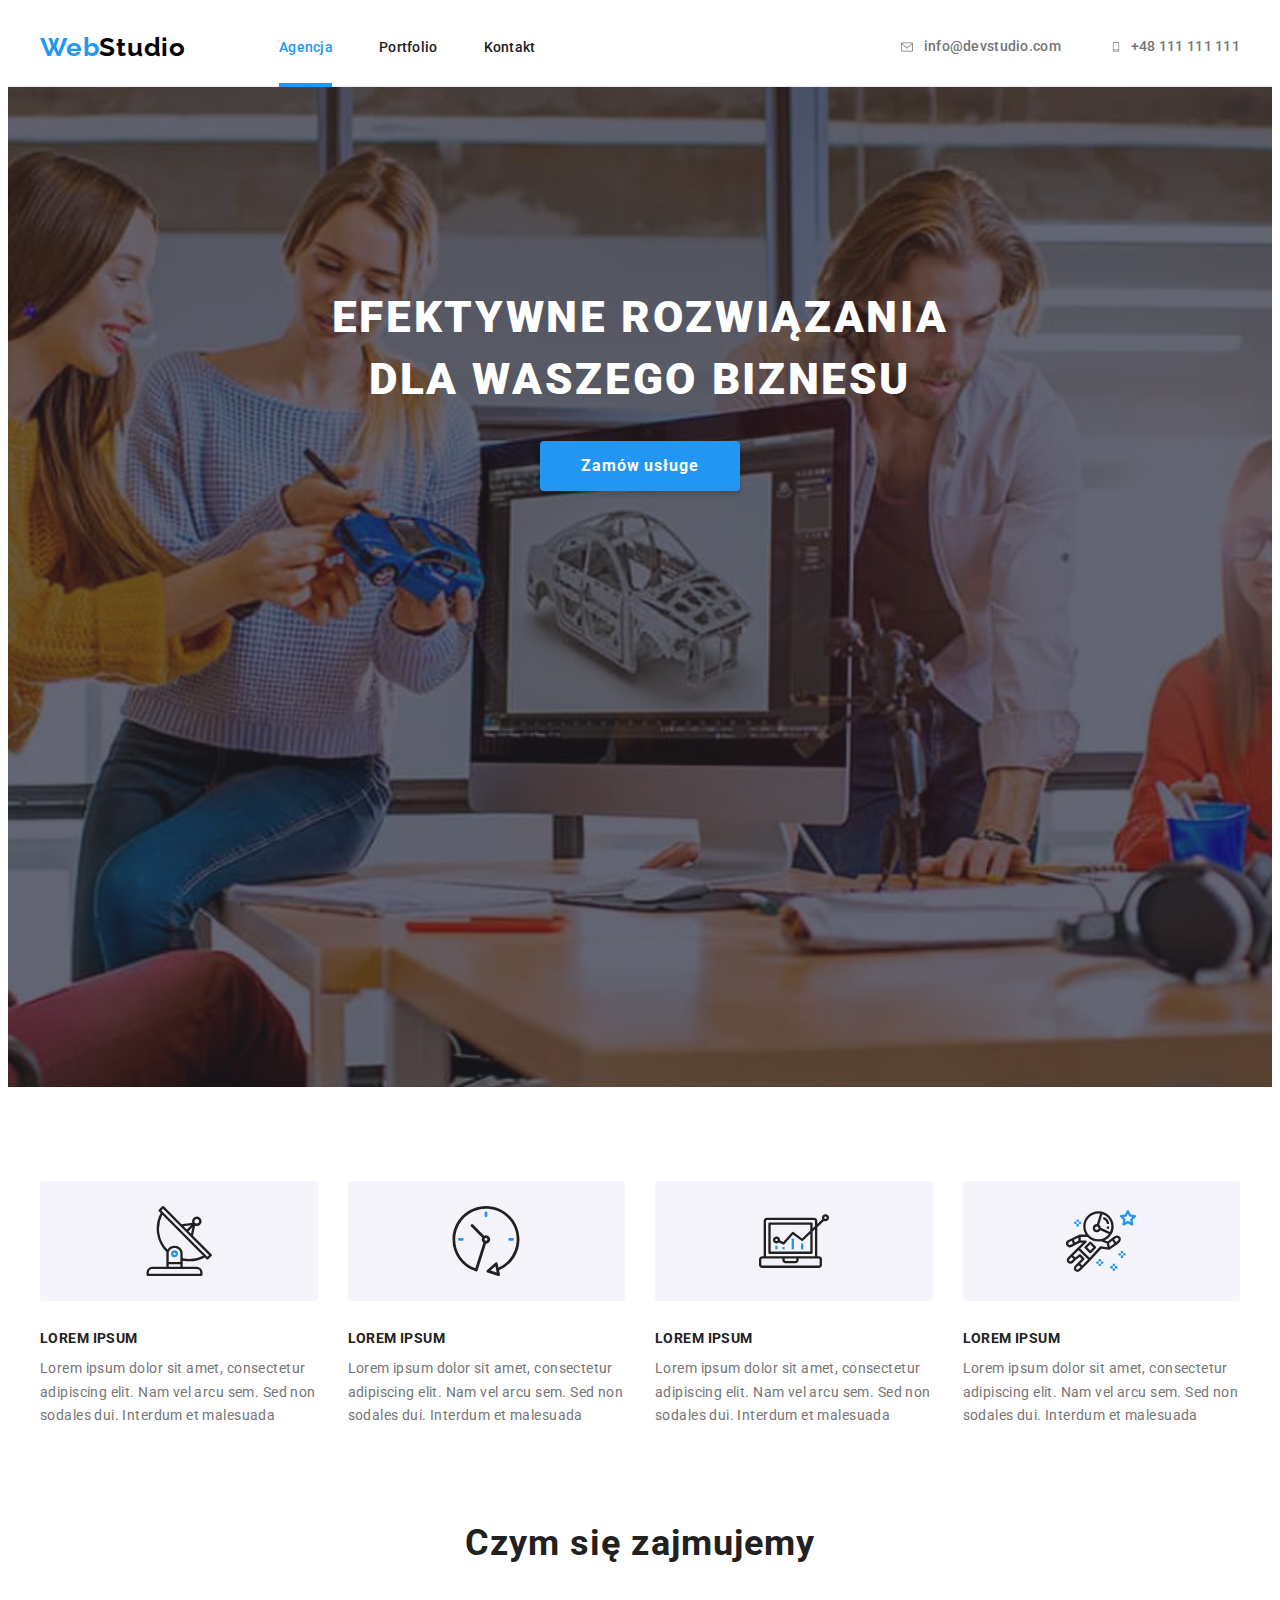
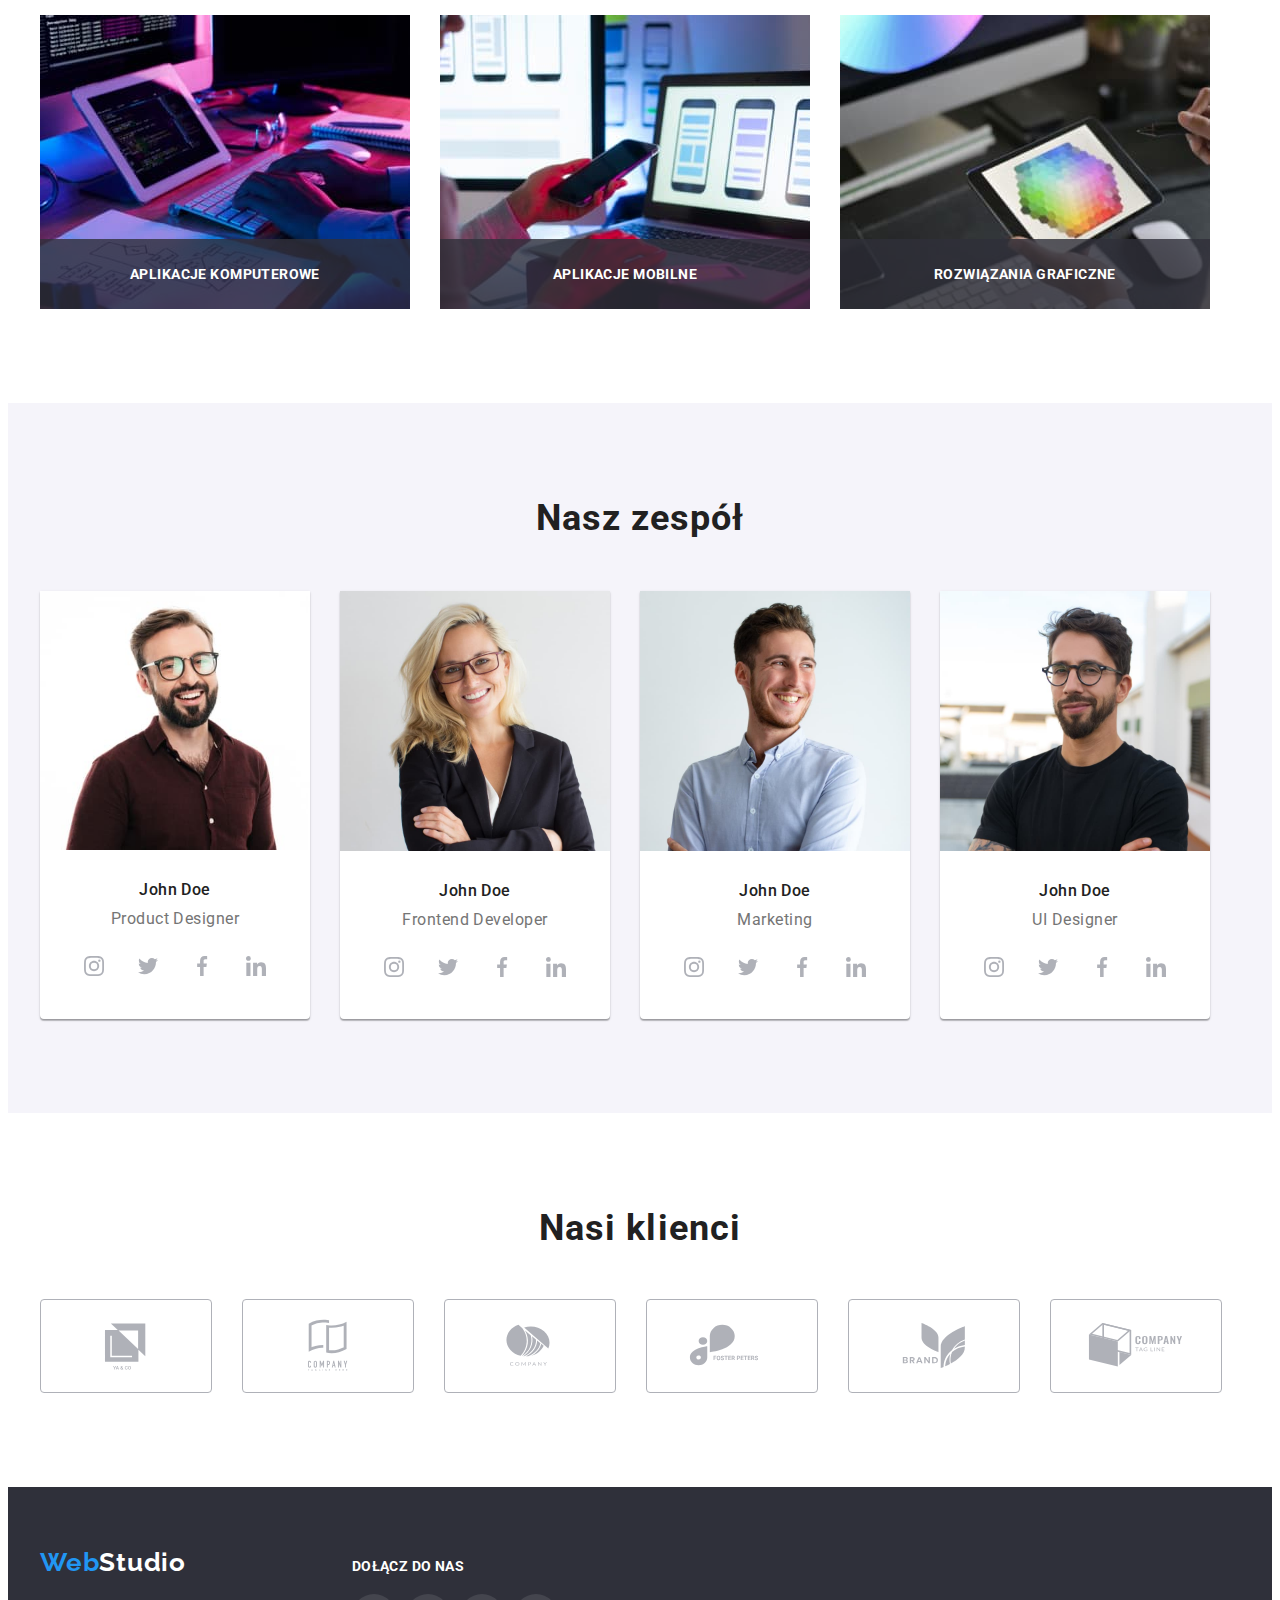
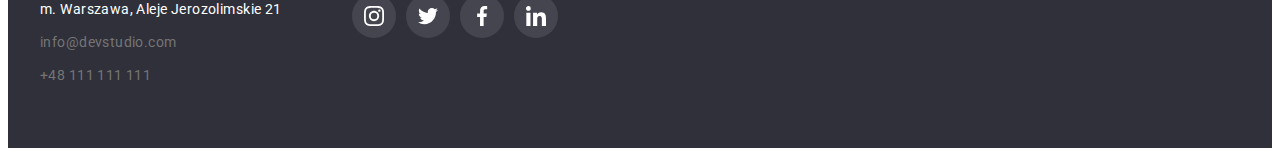
<file: index.html>
<!DOCTYPE html>
<html lang="pl">
  <head>
    <meta charset="UTF-8" />
    <meta http-equiv="X-UA-Compatible" content="IE=edge" />
    <meta name="viewport" content="width=device-width, initial-scale=1.0" />
    <title>WebStudio</title>

    <link rel="preconnect" href="https://fonts.googleapis.com" />
    <link rel="preconnect" href="https://fonts.gstatic.com" crossorigin />
    <link
      href="https://fonts.googleapis.com/css2?family=Raleway:wght@700&family=Roboto:wght@400;500;700;900&display=swap"
      rel="stylesheet"
    />
    <link
      rel="stylesheet"
      href="https://cdnjs.cloudflare.com/ajax/libs/modern-normalize/2.0.0/modern-normalize.min.css"
      integrity="sha512-4xo8blKMVCiXpTaLzQSLSw3KFOVPWhm/TRtuPVc4WG6kUgjH6J03IBuG7JZPkcWMxJ5huwaBpOpnwYElP/m6wg=="
      crossorigin="anonymous"
      referrerpolicy="no-referrer"
    />
    <link rel="stylesheet" href="./css/styles.css" />
  </head>

  <body>
    <header class="border">
      <div class="header container">
        <a href="./index.html" class="logo-web"
          >Web<span class="logo-studio">Studio</span></a
        >
        <nav>
          <ul class="header-nav">
            <li>
              <a class="header-link current" href="./index.html">Agencja</a>
              <div class="underscore-index"></div>
            </li>
            <li>
              <a class="header-link" href="./portfolio.html">Portfolio</a>
            </li>
            <li>
              <a class="header-link" href="./index.html">Kontakt</a>
            </li>
          </ul>
        </nav>
        <ul class="header-mail-tel">
          <li class="header-mail-box">
            <a class="header-contact" href="mailto:info@devstudio.com">
              <svg
              class="header-icon" 
              width="16px"
              height="12px">
                <use href="./images/icons.svg#icon-envelope-1"></use>
              </svg>info@devstudio.com</a>
          </li>
          <li class="header-tel-box">
            <a class="header-contact" href="tel:+48111111111">
              <svg
              class="header-icon"
              width="10px"
              height="16px">
                <use href="./images/icons.svg#icon-smartphone"></use>
              </svg>+48 111 111 111</a>
             
          </li>
        </ul>
      </div>
    </header>

    <main>
      <section class="webstudio-section">
        <div class="container">
          <h1 class="webstudio-h1">
            EFEKTYWNE ROZWIĄZANIA DLA WASZEGO BIZNESU
          </h1>
          <button data-modal-open class="button-webstudio" type="button">Zamów usługe</button>
          <div class="backdrop is-hidden" data-modal>
            <div class="modal">
              <button class="close" data-modal-close>
                <svg width="11" height="11">
                 <use href="./images/close-icon.svg#icon-Vector"></use>
                </svg>
              </button>
            </div>
          </div>
        </div>
      </section>
      <section class="section">
        <div class="container">
          <ul class="lorem-section">
            <li>
            <div class="lorem-block">
              <svg 
              class="lorem-icon"
              width="70px"
              height="70px">
                <use href="./images/icons.svg#icon-aerial"></use>
              </svg>
               </div>
              <h2 class="lorem-h2">LOREM IPSUM</h2>
              <p class="paragraph-lorem">
                Lorem ipsum dolor sit amet, consectetur adipiscing elit. Nam vel
                arcu sem. Sed non sodales dui. Interdum et malesuada
              </p>
            </li>

            <li>
              <div class="lorem-block">
                <svg
              class="lorem-icon"
               width="70px"
              height="70px">
                <use href="./images/icons.svg#icon-clock-1"></use>
              </svg>
              </div>
              <h2 class="lorem-h2">LOREM IPSUM</h2>
              <p class="paragraph-lorem">
                Lorem ipsum dolor sit amet, consectetur adipiscing elit. Nam vel
                arcu sem. Sed non sodales dui. Interdum et malesuada
              </p>
            </li>

            <li>
                <div class="lorem-block">
                  <svg
              class="lorem-icon"
               width="70px"
              height="70px">
                <use href="./images/icons.svg#icon-diagram-1"></use>
              </svg>
               </div>
              <h2 class="lorem-h2">LOREM IPSUM</h2>
              <p class="paragraph-lorem">
                Lorem ipsum dolor sit amet, consectetur adipiscing elit. Nam vel
                arcu sem. Sed non sodales dui. Interdum et malesuada
              </p>
            </li>

            <li>
              <div class="lorem-block">
                <svg
              class="lorem-icon"
              width="70px"
              height="70px">
                <use href="./images/icons.svg#icon-astronaut-1"></use>
            </svg>
            </div>
              <h2 class="lorem-h2">LOREM IPSUM</h2>
              <p class="paragraph-lorem">
                Lorem ipsum dolor sit amet, consectetur adipiscing elit. Nam vel
                arcu sem. Sed non sodales dui. Interdum et malesuada
              </p>
            </li>

          </ul>
        </div>
      </section>
      <section class="section work">
        <div class="container">
          <h2 class="our-job-h2">Czym się zajmujemy</h2>
          <ul class="our-job-block">
            <li class="img-label">
              <img
                src="./images/img.jpg"
                alt="typing on keyboard"
                width="370"
                height="294"
              />
                <p class="label">Aplikacje komputerowe</p>
            </li>
            <li class="img-label">
              <img
                src="./images/box2.jpg"
                alt="phone holding"
                width="370"
                height="294"
              />
                <p class="label">Aplikacje mobilne</p>
            </li>
            <li class="img-label">
              <img
                src="./images/box3.jpg"
                alt="tablet holding"
                width="370"
                height="294"
              />
                <p class="label">Rozwiązania graficzne</p>
            </li>
          </ul>
        </div>
      </section>
      <section class="our-team section">
        <div class="container">
          <h2 class="our-team-h2">Nasz zespół</h2>

          <ul class="our-team-block">
            <li class="our-team-frame">
              <img
                src="./images/img(1).jpg"
                alt="smiling man"
                width="270"
                height="260"
              />
              <div class="under-photo">
                <h3 class="photo-name">John Doe</h3>
                <p class="work-position">Product Designer</p>
               <ul class="social-media">
                <li>
                    <a href="#" class="social-media-icons">
                      <svg
                        class="media-icons"
                        width="20px"
                        height="20px"
                      >
                        <use
                          href="./images/icons.svg#icon-instagram-2"
                        ></use>
                      </svg>
                    </a>
                </li>

                <li>
                    <a href="#" class="social-media-icons">
                      <svg
                        class="media-icons"
                        width="20px"
                        height="20px"
                      >
                        <use
                          href="./images/icons.svg#icon-twitter-1"
                        ></use>
                      </svg>
                    </a>
                </li>
                <li>
                    <a href="#" class="social-media-icons">
                      <svg
                        class="media-icons"
                        width="20px"
                        height="20px"
                      >
                        <use
                          href="./images/icons.svg#icon-facebook-1"
                        ></use>
                      </svg>
                    </a>
                </li>
                <li>
                    <a href="#" class="social-media-icons">
                      <svg
                        class="media-icons"
                        width="20px"
                        height="20px"
                      >
                        <use
                          href="./images/icons.svg#icon-linkedin-1"
                        ></use>
                      </svg>
                    </a>
                </li>
                </ul>
                 </div>
                </li>

            <li class="our-team-frame">
              <img
                src="./images/img(2).jpg"
                alt="blond woman smiling"
                width="270"
                height="260"
              />
              <div class="under-photo">
                <h3 class="photo-name">John Doe</h3>
                <p class="work-position">Frontend Developer</p>
                <ul class="social-media">
                <li>
                    <a href="#" class="social-media-icons">
                      <svg
                        class="media-icons"
                        width="20px"
                        height="20px"
                      >
                        <use
                          href="./images/icons.svg#icon-instagram-2"
                        ></use>
                      </svg>
                    </a>
                </li>
                <li>
                    <a href="#" class="social-media-icons">
                      <svg
                        class="media-icons"
                        width="20px"
                        height="20px"
                      >
                        <use
                          href="./images/icons.svg#icon-twitter-1"
                        ></use>
                      </svg>
                    </a>
                </li>
                <li>
                    <a href="#" class="social-media-icons">
                      <svg
                        class="media-icons"
                        width="20px"
                        height="20px"
                      >
                        <use
                          href="./images/icons.svg#icon-facebook-1"
                        ></use>
                      </svg>
                    </a>
                </li>
                <li>
                    <a href="#" class="social-media-icons">
                      <svg
                        class="media-icons"
                        width="20px"
                        height="20px"
                      >
                        <use
                          href="./images/icons.svg#icon-linkedin-1"
                        ></use>
                      </svg>
                    </a>
                </li>
           </ul>
             </div>
          </li>

            <li class="our-team-frame">
              <img
                src="./images/img(3).jpg"
                alt="smiling man"
                width="270"
                height="260"
              />
              <div class="under-photo">
                <h3 class="photo-name">John Doe</h3>
                <p class="work-position">Marketing</p>
             
               <ul class="social-media">
                <li>
                    <a href="#" class="social-media-icons">
                      <svg
                        class="media-icons"
                        width="20px"
                        height="20px"
                      >
                        <use
                          href="./images/icons.svg#icon-instagram-2"
                        ></use>
                      </svg>
                    </a>
                </li>
                <li>
                    <a href="#" class="social-media-icons">
                      <svg
                        class="media-icons"
                        width="20px"
                        height="20px"
                      >
                        <use
                          href="./images/icons.svg#icon-twitter-1"
                        ></use>
                      </svg>
                    </a>
                </li>
                <li>
                    <a href="#" class="social-media-icons">
                      <svg
                        class="media-icons"
                        width="20px"
                        height="20px"
                      >
                        <use
                          href="./images/icons.svg#icon-facebook-1"
                        ></use>
                      </svg>
                    </a>
                </li>
                <li>
                    <a href="#" class="social-media-icons">
                      <svg
                        class="media-icons"
                        width="20px"
                        height="20px"
                      >
                        <use
                          href="./images/icons.svg#icon-linkedin-1"
                        ></use>
                      </svg>
                    </a>
                     </li>
                </ul>
                </div>
                </li>

            <li class="our-team-frame">
              <img
                src="./images/img(4).jpg"
                alt="man with glasses"
                width="270"
                height="260"
              />
              <div class="under-photo">
                <h3 class="photo-name">John Doe</h3>
                <p class="work-position">UI Designer</p>
             
               <ul class="social-media">
                <li>
                    <a href="#" class="social-media-icons">
                      <svg
                        class="media-icons"
                        width="20px"
                        height="20px"
                      >
                        <use
                          href="./images/icons.svg#icon-instagram-2"
                        ></use>
                      </svg>
                    </a>
                </li>
                <li>
                    <a href="#" class="social-media-icons">
                      <svg
                        class="media-icons"
                        width="20px"
                        height="20px"
                      >
                        <use
                          href="./images/icons.svg#icon-twitter-1"
                        ></use>
                      </svg>
                    </a>
                </li>
                <li>
                    <a href="#" class="social-media-icons">
                      <svg
                        class="media-icons"
                        width="20px"
                        height="20px"
                      >
                        <use
                          href="./images/icons.svg#icon-facebook-1"
                        ></use>
                      </svg>
                    </a>
                </li>
                <li>
                    <a href="#" class="social-media-icons">
                      <svg
                        class="media-icons"
                        width="20px"
                        height="20px"
                      >
                        <use
                          href="./images/icons.svg#icon-linkedin-1"
                        ></use>
                      </svg>
                  </a>
                </div>
                </li>
              </ul>
              </div>
      </section>

       <section class="clients-section">
        <div class="container">
          <h2 class="our-clients-h2">Nasi klienci</h2>
          <ul class="client-icon-block">
            <li>
              <a href="#" class="client-icon-div">
                  <svg
                    class="client-icon"
                    width="106px"
                    height="60px"
                  >
                    <use href="./images/icons.svg#icon-Logo-0"></use>
                  </svg>
                  </a>
            </li>
            <li>
              <a href="#" class="client-icon-div">
                  <svg
                   class="client-icon"
                    width="106px"
                    height="60px"
                  >
                    <use href="./images/icons.svg#icon-Logo-1"></use>
            </svg>
            </a>
            </li>
            <li>
              <a href="#" class="client-icon-div">
                  <svg
                    class="client-icon"
                    width="106px"
                    height="60px"
                  >
                    <use href="./images/icons.svg#icon-Logo-2"></use>
            </svg>
            </a>
            </li>
            <li>
              <a href="#" class="client-icon-div">
                  <svg
                    class="client-icon"
                    width="106px"
                    height="60px"
                  >
                    <use href="./images/icons.svg#icon-Logo-3"></use>
                  </svg>
                  </a>
            </li>
            <li>
              <a href="#" class="client-icon-div">
                  <svg
                    class="client-icon"
                    width="106px"
                    height="60px"
                  >
                    <use href="./images/icons.svg#icon-Logo-4"></use>
                  </svg>
                  </a>
            </li>
            <li>
              <a href="#" class="client-icon-div">
                  <svg
                   class="client-icon"
                    width="106px"
                    height="60px"
                  >
                    <use href="./images/icons.svg#icon-Logo-5"></use>
                  </svg>
                  </a>
            </li>
          </ul>
      </section>
    </main>

    <footer>
      <div class="container one-block">
        <div>
        <a href="./index.html" class="logo-web-footer"
          >Web<span class="logo-footer">Studio</span></a
        >
        <address class="footer-address">
          <ul>
            <li class="footer-between">
              <a
                class="footer-link"
                href="address:m.warszawa,alejejerozolimskie21"
                >m. Warszawa, Aleje Jerozolimskie 21</a
              >
            </li>
            <li class="footer-between">
              <a class="footer-link2" href="mailto:info@devstudio.com"
                >info@devstudio.com</a
              >
            </li>
            <li class="footer-between">
              <a class="footer-link2" href="tel:+48111111111"
                >+48 111 111 111</a
              >
            </li>
          </ul>
        </address>
        </div>

        <div class="block-two">
            <p class="join-us-h3">DOŁĄCZ DO NAS</p>
            <ul class="footer-media">
              <li>
                <a href="#" class="footer-icon-li">
                <svg
                class="footer-icon"
                width="20px"
                height="20px">
                  <use href="./images/icons.svg#icon-instagram-2"></use>
                </svg>
                </a>
              </li>
              <li>
                <a href="#" class="footer-icon-li">
                <svg
                class="footer-icon"
                width="20px"
                height="20px">
                  <use href="./images/icons.svg#icon-twitter-1"></use>
                </svg>
                </a>
              </li>
              <li>
                <a href="#" class="footer-icon-li">
                <svg
                class="footer-icon"
                width="20px"
                height="20px">
                  <use href="./images/icons.svg#icon-facebook-1"></use>
                </svg>
                </a>
              </li>
              <li>
                <a href="#" class="footer-icon-li">
                <svg
                class="footer-icon"
                width="20px"
                height="20px">
                  <use href="./images/icons.svg#icon-linkedin-1"></use>
                </svg>
                </a>
              </li>
            </ul>
        </div>
    </div>
    </footer>
  <script src="./js/modal.js"></script>
  </body>
</html>
</file>
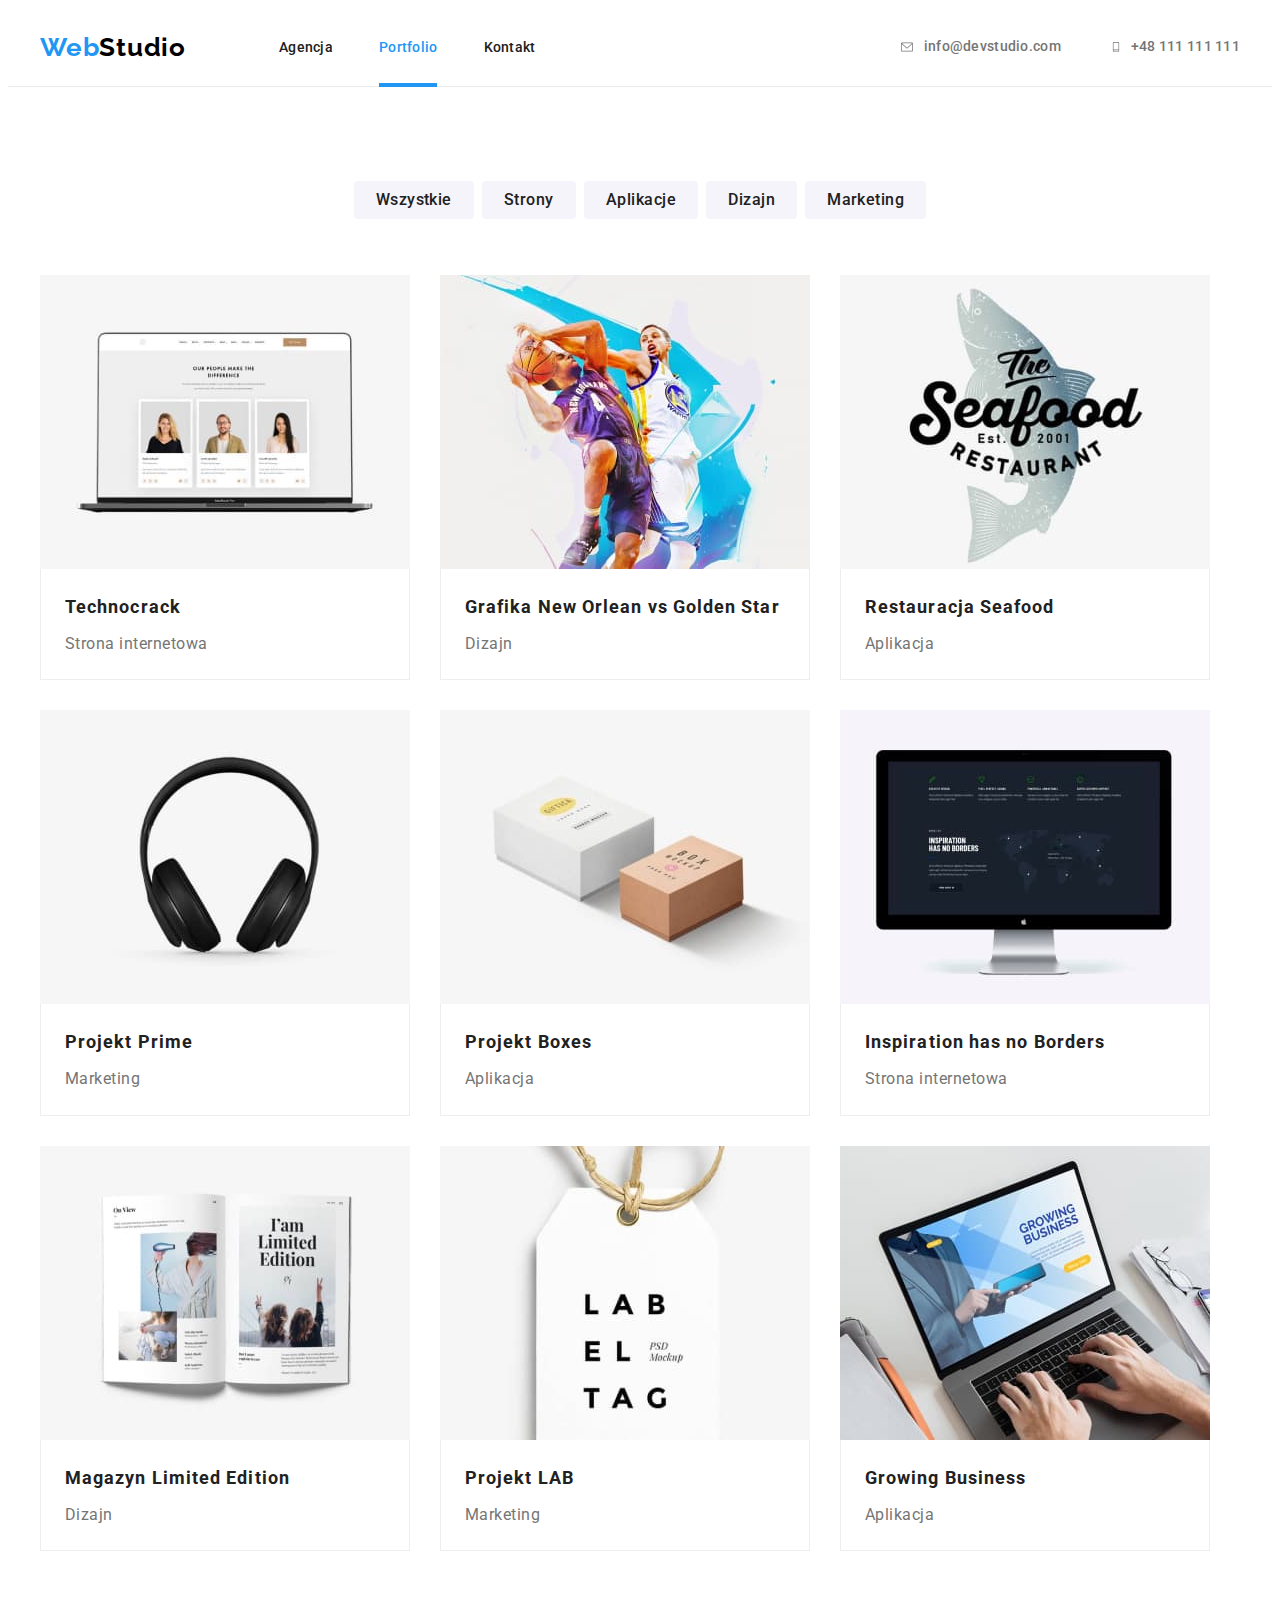
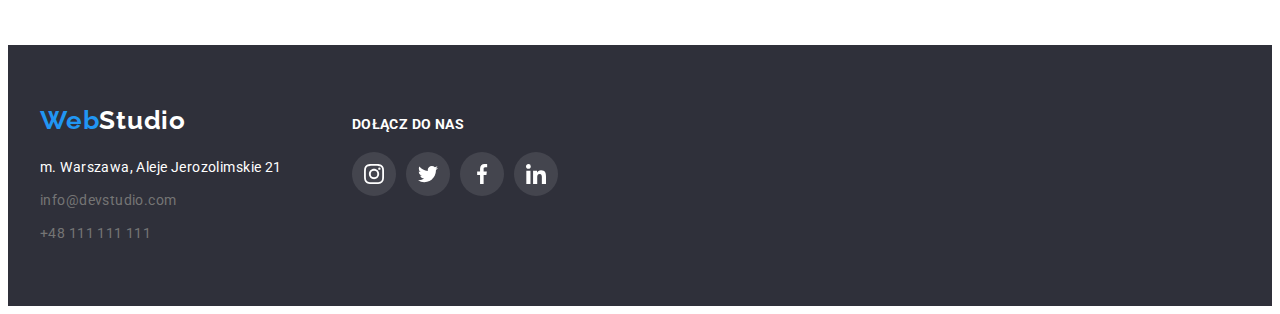
<file: portfolio.html>
<!DOCTYPE html>
<html lang="pl">
  <head>
    <meta charset="UTF-8" />
    <meta http-equiv="X-UA-Compatible" content="IE=edge" />
    <meta name="viewport" content="width=device-width, initial-scale=1.0" />
    <title>Portfolio</title>

    <link rel="preconnect" href="https://fonts.googleapis.com" />
    <link rel="preconnect" href="https://fonts.gstatic.com" crossorigin />
    <link
      href="https://fonts.googleapis.com/css2?family=Raleway:wght@700&family=Roboto:wght@400;500;700;900&display=swap"
      rel="stylesheet"
    />
    <link
      rel="stylesheet"
      href="https://cdnjs.cloudflare.com/ajax/libs/modern-normalize/2.0.0/modern-normalize.min.css"
      integrity="sha512-4xo8blKMVCiXpTaLzQSLSw3KFOVPWhm/TRtuPVc4WG6kUgjH6J03IBuG7JZPkcWMxJ5huwaBpOpnwYElP/m6wg=="
      crossorigin="anonymous"
      referrerpolicy="no-referrer"
    />
    <link rel="stylesheet" href="./css/styles.css" />
  </head>
  <body>
    <header class="border">
      <div class="header container">
        <a href="./index.html" class="logo-web"
          >Web<span class="logo-studio">Studio</span></a
        >
        <nav>
          <ul class="header-nav">
            <li>
              <a class="header-link" href="./index.html">Agencja</a>
            </li>
            <li>
              <a class="header-link current" href="./portfolio.html"
                >Portfolio</a
              >
               <div class="underscore-portfolio"></div>
            </li>
            <li>
              <a class="header-link" href="./portfolio.html">Kontakt</a>
            </li>
          </ul>
        </nav>
        <ul class="header-mail-tel">
        <li class="header-mail-box">
          <a class="header-contact" href="mailto:info@devstudio.com">
            <svg
             class="header-icon" 
              width="16px"
              height="12px">
              <use href="./images/icons.svg#icon-envelope-1"></use>
            </svg>info@devstudio.com</a>
          </li>
          <li class="header-tel-box">
            <a class="header-contact" href="tel:+48111111111">
               <svg
              class="header-icon"
              width="10px"
              height="16px">
                <use href="./images/icons.svg#icon-smartphone"></use>
               </svg>+48 111 111 111</a>
       </li>
        </ul>
      </div>
    </header>

    <main>
       <section class="section">
         <div class="container">
          <ul class="button-block">
            <li>
              <button class="button-link" type="button">Wszystkie</button>
            </li>
            <li>
              <button class="button-link" type="button">Strony</button>
            </li>
            <li>
              <button class="button-link" type="button">Aplikacje</button>
            </li>
            <li>
              <button class="button-link" type="button">Dizajn</button>
            </li>
            <li>
              <button class="button-link" type="button">Marketing</button>
            </li>
          </ul>

          <ul class="block">
            <li class="portfolio-frame">
              <a href="" class="portfolio-link">
                <div class="div-portfolio-img">
              <img
                src="./images/portfolio1.jpg"
                alt="laptop"
                width="370"
                height="294"
              />
              <div class="portfolio-overlay">
                    <p class="paragraph-img">
                      Technocrack jest popularną platformą wykorzystywaną do
                      rozpowszechniania koronawirusa. Firmy wykorzystują tę
                      platformę do celów szpiegowskich i ataków na
                      niezabezpieczone serwery konkurencji
                    </p>
                  </div>
            </div>
              <div class="under-frame">
                <h3 class="h3-portfolio">Technocrack</h3>
                <p class="paragraph-portfolio">Strona internetowa</p>
              </div>
              </a>
            </li>

            <li class="portfolio-frame">
              <a href="" class="portfolio-link">
                 <div class="div-portfolio-img">
              <img
                src="./images/portfolio2.jpg"
                alt="basketball players"
                width="370"
                height="294"
              />
                <div class="portfolio-overlay">
                    <p class="paragraph-img">
                      Technocrack jest popularną platformą wykorzystywaną do
                      rozpowszechniania koronawirusa. Firmy wykorzystują tę
                      platformę do celów szpiegowskich i ataków na
                      niezabezpieczone serwery konkurencji
                    </p>
                  </div>
                  </div>
              <div class="under-frame">
                <h3 class="h3-portfolio">Grafika New Orlean vs Golden Star</h3>
                <p class="paragraph-portfolio">Dizajn</p>
              </div>
              </a>
            </li>

            <li class="portfolio-frame">
              <a href="" class="portfolio-link">
                 <div class="div-portfolio-img">
              <img
                src="./images/portfolio3.jpg"
                alt="logo of seafood restaurant"
                width="370"
                height="294"
              />
                <div class="portfolio-overlay">
                    <p class="paragraph-img">
                      Technocrack jest popularną platformą wykorzystywaną do
                      rozpowszechniania koronawirusa. Firmy wykorzystują tę
                      platformę do celów szpiegowskich i ataków na
                      niezabezpieczone serwery konkurencji
                    </p>
                  </div>
                  </div>
              <div class="under-frame">
                <h3 class="h3-portfolio">Restauracja Seafood</h3>
                <p class="paragraph-portfolio">Aplikacja</p>
              </div>
              </a>
            </li>

            <li class="portfolio-frame">
              <a href="" class="portfolio-link">
                 <div class="div-portfolio-img">
              <img
                src="./images/portfolio4.jpg"
                alt="headphones"
                width="370"
                height="294"
              />
                <div class="portfolio-overlay">
                    <p class="paragraph-img">
                      Technocrack jest popularną platformą wykorzystywaną do
                      rozpowszechniania koronawirusa. Firmy wykorzystują tę
                      platformę do celów szpiegowskich i ataków na
                      niezabezpieczone serwery konkurencji
                    </p>
                  </div>
                  </div>
              <div class="under-frame">
                <h3 class="h3-portfolio">Projekt Prime</h3>
                <p class="paragraph-portfolio">Marketing</p>
              </div>
              </a>
            </li>

            <li class="portfolio-frame">
              <a href="" class="portfolio-link">
                 <div class="div-portfolio-img">
              <img
                src="./images/portfolio5.jpg"
                alt="boxes"
                width="370"
                height="294"
              />
                <div class="portfolio-overlay">
                    <p class="paragraph-img">
                      Technocrack jest popularną platformą wykorzystywaną do
                      rozpowszechniania koronawirusa. Firmy wykorzystują tę
                      platformę do celów szpiegowskich i ataków na
                      niezabezpieczone serwery konkurencji
                    </p>
                  </div>
                  </div>
              <div class="under-frame">
                <h3 class="h3-portfolio">Projekt Boxes</h3>
                <p class="paragraph-portfolio">Aplikacja</p>
              </div>
              </a>
            </li>

            <li class="portfolio-frame">
              <a href="" class="portfolio-link">
                 <div class="div-portfolio-img">
              <img
                src="./images/portfolio6.jpg"
                alt="monitor"
                width="370"
                height="294"
              />
                <div class="portfolio-overlay">
                    <p class="paragraph-img">
                      Technocrack jest popularną platformą wykorzystywaną do
                      rozpowszechniania koronawirusa. Firmy wykorzystują tę
                      platformę do celów szpiegowskich i ataków na
                      niezabezpieczone serwery konkurencji
                    </p>
                  </div>
                  </div>
              <div class="under-frame">
                <h3 class="h3-portfolio">Inspiration has no Borders</h3>
                <p class="paragraph-portfolio">Strona internetowa</p>
              </div>
              </a>
            </li>

            <li class="portfolio-frame">
              <a href="" class="portfolio-link">
                 <div class="div-portfolio-img">
                <img
                src="./images/portfolio7.jpg"
                alt="magazine"
                width="370"
                height="294"
              />
                <div class="portfolio-overlay">
                    <p class="paragraph-img">
                      Technocrack jest popularną platformą wykorzystywaną do
                      rozpowszechniania koronawirusa. Firmy wykorzystują tę
                      platformę do celów szpiegowskich i ataków na
                      niezabezpieczone serwery konkurencji
                    </p>
                  </div>
                  </div>
              <div class="under-frame">
                <h3 class="h3-portfolio">Magazyn Limited Edition</h3>
                <p class="paragraph-portfolio">Dizajn</p>
              </div>
              </a>
            </li>

            <li class="portfolio-frame">
              <a href="" class="portfolio-link">
                 <div class="div-portfolio-img">
              <img
                src="./images/portfolio8.jpg"
                alt="label tag"
                width="370"
                height="294"
              />
                <div class="portfolio-overlay">
                    <p class="paragraph-img">
                      Technocrack jest popularną platformą wykorzystywaną do
                      rozpowszechniania koronawirusa. Firmy wykorzystują tę
                      platformę do celów szpiegowskich i ataków na
                      niezabezpieczone serwery konkurencji
                    </p>
                  </div>
                  </div>
              <div class="under-frame">
                <h3 class="h3-portfolio">Projekt LAB</h3>
                <p class="paragraph-portfolio">Marketing</p>
              </div>
              </a>
            </li>

            <li class="portfolio-frame">
              <a href="" class="portfolio-link">
                 <div class="div-portfolio-img">
              <img
                src="./images/portfolio9.jpg"
                alt="typing on laptop keyboard"
                width="370"
                height="294"
              />
                <div class="portfolio-overlay">
                    <p class="paragraph-img">
                      Technocrack jest popularną platformą wykorzystywaną do
                      rozpowszechniania koronawirusa. Firmy wykorzystują tę
                      platformę do celów szpiegowskich i ataków na
                      niezabezpieczone serwery konkurencji
                    </p>
                  </div>
                  </div>
              <div class="under-frame">
                <h3 class="h3-portfolio">Growing Business</h3>
                <p class="paragraph-portfolio">Aplikacja</p>
              </div>
              </a>
            </li>
          </ul>
        </section>
      </div>
    </main>

    <footer>
      <div class="container one-block">
        <div>
        <a href="./index.html" class="logo-web-footer"
          >Web<span class="logo-footer">Studio</span></a
        >
        <address class="footer-address">
          <ul>
            <li class="footer-between">
              <a
                class="footer-link"
                href="address:m.warszawa,alejejerozolimskie21"
                >m. Warszawa, Aleje Jerozolimskie 21</a
              >
            </li>
            <li class="footer-between">
              <a class="footer-link2" href="mailto:info@devstudio.com"
                >info@devstudio.com</a
              >
            </li>
            <li class="footer-between">
              <a class="footer-link2" href="tel:+48111111111"
                >+48 111 111 111</a
              >
            </li>
          </ul>
        </address>
        </div>

   <div class="block-two">
            <p class="join-us-h3">DOŁĄCZ DO NAS</p>
            <ul class="footer-media">
              <li>
                <a href="#" class="footer-icon-li">
                <svg
                class="footer-icon"
                width="20px"
                height="20px">
                  <use href="./images/icons.svg#icon-instagram-2"></use>
                </svg>
                </a>
              </li>
              <li>
                <a href="#" class="footer-icon-li">
                <svg
                class="footer-icon"
                width="20px"
                height="20px">
                  <use href="./images/icons.svg#icon-twitter-1"></use>
                </svg>
                </a>
              </li>
              <li>
                <a href="#" class="footer-icon-li">
                <svg
                class="footer-icon"
                width="20px"
                height="20px">
                  <use href="./images/icons.svg#icon-facebook-1"></use>
                </svg>
                </a>
              </li>
              <li>
                <a href="#" class="footer-icon-li">
                <svg
                class="footer-icon"
                width="20px"
                height="20px">
                  <use href="./images/icons.svg#icon-linkedin-1"></use>
                </svg>
                </a>
              </li>
            </ul>
        </div>
        </div>
    </footer>
    <script src="./js/modal.js"></script>
  </body>
</html>
</file>
<file: css/styles.css>
:root {
  --font-primary: "Roboto", sans-serif;
  --font-secondary: "Raleway", sans-serif;
  --color-primary: #212121;
  --color-secondary: #757575;
  --color-light: #ffffff;
  --color-hover: #2196f3;
  --background-color: #f5f4fa;
}

body {
  font-family: var(--font-primary);
  background: var(--color-light);
  color: var(--color-primary);
  font-size: 14px;
  letter-spacing: 0.03em;
}

h1,
h2,
h3,
h4,
h5,
h6,
p {
  margin: 0;
}

img {
  display: block;
  max-width: 100%;
  height: auto;
}

ul,
ol {
  list-style: none;
  padding-left: 0;
  margin: 0;
}

.section {
  padding-top: 94px;
  padding-bottom: 94px;
}

.container {
  width: 1200px;
  margin: 0 auto;
  padding: 0 15px;
}

.header {
  display: flex;
  align-items: center;
}

.border {
  border-bottom: 1px solid #ececec;
}

address {
  font-style: normal;
}

a {
  text-decoration: none;
}

.header-link {
  color: #212121;
  font-weight: 500;
  font-size: 14px;
  line-height: 1.1;
  letter-spacing: 0.02em;
  transition: color 250ms cubic-bezier(0.4, 0, 0.2, 1);
}

.header-nav {
  display: flex;
  column-gap: 46px;
  padding: 31px 0;
}

nav {
  margin-left: 93px;
}

.current {
  color: #2196f3;
}

.underscore-index {
  position: relative;
  background: #2196f3;
  top: 28px;
  border-radius: 2px;
}

.underscore-index::after {
  content: "";
  display: block;
  position: absolute;
  width: 53px;
  height: 4px;
  background-color: #2196f3;
}

.underscore-portfolio {
  position: relative;
  background: #2196f3;
  top: 28px;
  border-radius: 2px;
}

.underscore-portfolio::after {
  content: "";
  display: block;
  position: absolute;
  width: 58px;
  height: 4px;
  background-color: #2196f3;
}

.header-link:hover,
.header-link:focus {
  color: #2196f3;
}

.header-mail-tel {
  display: flex;
  margin-left: auto;
  gap: 50px;
}

.header-mail-box {
  width: 161px;
  height: 16px;
}

.header-tel-box {
  height: 16px;
}

.header-icon {
  fill: currentColor;
  margin-right: 10px;
}

.header-contact {
  color: #757575;
  font-size: 14px;
  line-height: 1.1;
  font-weight: 500;
  letter-spacing: 0.02em;
  display: flex;
  align-items: center;
  transition: color 250ms cubic-bezier(0.4, 0, 0.2, 1);
}

.header-contact:hover,
.header-contact:focus {
  color: #2196f3;
}

.button-block {
  display: flex;
  justify-content: center;
  margin-bottom: 56px;
  gap: 8px;
}

.button-link {
  cursor: pointer;
  font-weight: 500;
  font-size: 16px;
  line-height: 1.6;
  letter-spacing: 0.03em;
  background: #f5f4fa;
  border-radius: 4px;
  color: #212121;
  border: #f5f4fa;
  font-family: inherit;
  display: block;
  border: none;
  padding: 6px 22px;
  transition: 250ms cubic-bezier(0.4, 0, 0.2, 1);
  transition-property: color, background-color, box-shadow;
}

.button-link:hover,
.button-link:focus {
  background-color: #2196f3;
  color: #ffffff;
  box-shadow: inset 0px 2px 2px 0 rgba(0, 0, 0, 0.12),
    inset 0 1px 2px 0 rgba(0, 0, 0, 0.08), inset 0 3px 1px 0 rgba(0, 0, 0, 0.1);
}

.portfolio-frame {
  width: 370px;
}

.portfolio-link {
  display: block;
  transition: box-shadow 250ms cubic-bezier(0.4, 0, 0.2, 1);
}

.portfolio-link:hover,
.portfolio-link:focus {
  box-shadow: 1px 4px 6px 0 rgba(0, 0, 0, 0.16), 0 4px 4px 0 rgba(0, 0, 0, 0.06),
    0 1px 1px 0 rgba(0, 0, 0, 0.12);
}

.div-portfolio-img {
  overflow: hidden;
  position: relative;
}

.paragraph-img {
  font-family: "Roboto";
  font-weight: 400;
  font-size: 18px;
  line-height: 1.6;
  letter-spacing: 0.03em;
  color: #fff;
  padding: 30px 24px;
}

.portfolio-overlay {
  position: absolute;
  inset: 0;
  padding: 0.5em;
  width: 370px;
  height: 294px;
  background-color: rgba(33, 150, 243, 0.9);
  transform: translateY(100%);
  transition: 250ms cubic-bezier(0.4, 0, 0.2, 1);
}

.portfolio-link:hover .portfolio-overlay,
.portfolio-link:focus .portfolio-overlay {
  transform: translateY(0);
}

.h3-portfolio {
  color: #212121;
  font-size: 18px;
  line-height: 2;
  font-weight: 700;
  letter-spacing: 0.06em;
  margin-bottom: 4px;
}

.under-frame {
  padding: 20px 24px;
  border: 1px solid #eeeeee;
  border-top: 0;
}

.paragraph-portfolio {
  color: #757575;
  font-size: 16px;
  line-height: 1.9;
  font-weight: 400;
  letter-spacing: 0.03em;
}

.block {
  display: flex;
  gap: 30px;
  flex-wrap: wrap;
}

footer {
  background: #2f303a;
  padding: 60px 0;
}

.logo-footer {
  color: #ffffff;
}

.logo-web-footer {
  color: #2196f3;
  font-family: Raleway;
  font-size: 26px;
  line-height: 1.2;
  font-weight: 700;
  letter-spacing: 0.03em;
}

.footer-address {
  margin-top: 20px;
}

.footer-link {
  color: #ffffff;
  font-size: 14px;
  line-height: 1.7;
  font-weight: 400;
  letter-spacing: 0.03em;
  transition: color 250ms cubic-bezier(0.4, 0, 0.2, 1);
}

.footer-link:hover,
.footer-link:focus {
  color: #2196f3;
}

.footer-link2 {
  color: #757575;
  font-size: 14px;
  line-height: 1.7;
  font-weight: 400;
  letter-spacing: 0.03em;
  transition: color 250ms cubic-bezier(0.4, 0, 0.2, 1);
}

.one-block {
  display: flex;
  align-items: baseline;
}

.join-us-h3 {
  display: flex;
  color: #ffffff;
  font-size: 14px;
  font-weight: 700;
  line-height: 16px;
  letter-spacing: 0.03em;
}

.block-two {
  margin-left: 70px;
}

.footer-media {
  justify-content: center;
  display: flex;
  gap: 10px;
  margin-top: 20px;
}

.footer-icon-li {
  display: flex;
  background-color: rgba(255, 255, 255, 0.1);
  fill: #fff;
  width: 44px;
  height: 44px;
  border-radius: 50%;
  transition: background-color 250ms cubic-bezier(0.4, 0, 0.2, 1);
}

.footer-icon {
  fill: #fff;
  margin: 12px;
}

.footer-icon-li:hover,
.footer-icon-li:focus {
  background-color: #2196f3;
}

.footer-between:not(:last-child) {
  margin-bottom: 9px;
}

.footer-link2:hover,
.footer-link2:focus {
  color: #2196f3;
}

.webstudio-h1 {
  box-sizing: border-box;
  width: 696px;
  font-size: 44px;
  line-height: 1.4;
  font-weight: 900;
  letter-spacing: 0.06em;
  text-transform: uppercase;
  color: #ffffff;
  text-align: center;
  margin: 0 auto;
  margin-bottom: 30px;
}

.webstudio-section {
  background-color: #2f303a;
  padding: 200px 0;
  background-image: linear-gradient(
      rgba(47, 48, 58, 0.4),
      rgba(47, 48, 58, 0.4)
    ),
    url(../images/image-header.jpg);
  background-position: center;
  background-size: cover;
  max-width: 1600px;
  min-height: 600px;
  margin: 0 auto;
}

.button-webstudio {
  font-family: "Roboto";
  background: #2196f3;
  color: #ffffff;
  font-size: 16px;
  line-height: 1.9;
  font-weight: 700;
  display: block;
  border: none;
  cursor: pointer;
  align-items: center;
  text-align: center;
  padding: 10px 41px;
  margin: 0 auto;
  letter-spacing: 0.06em;
  box-shadow: 0px 4px 4px rgba(0, 0, 0, 0.15);
  border-radius: 4px;
}

.is-hidden {
  pointer-events: none;
  visibility: hidden;
  opacity: 0;
}
.backdrop {
  position: fixed;
  width: 100%;
  height: 100%;
  left: 0px;
  top: 0px;
  background-color: rgba(0, 0, 0, 0.2);
  transition: visibility 250ms cubic-bezier(0.4, 0, 0.2, 1),
    opacity 250ms cubic-bezier(0.4, 0, 0.2, 1);
}

.modal {
  width: 528px;
  height: 581px;
  background: #ffffff;
  box-shadow: 0px 1px 3px rgba(0, 0, 0, 0.12), 0px 1px 1px rgba(0, 0, 0, 0.14),
    0px 2px 1px rgba(0, 0, 0, 0.2);
  top: 50%;
  left: 50%;
  position: absolute;
  transform: translate(-50%, -50%);
}

@keyframes windowmodel {
  0% {
    transform: scale(0);
  }
  100% {
    transform: scale(1);
  }
}

.close {
  border: 1px solid rgba(0, 0, 0, 0.1);
  width: 30px;
  height: 30px;
  top: 8px;
  right: 8px;
  background-color: #fff;
  position: absolute;
  border-radius: 50%;
  display: flex;
  align-items: center;
  justify-content: center;
  cursor: pointer;
}

.logo-studio {
  color: #000000;
}

.logo-web {
  color: #2196f3;
  font-family: Raleway;
  font-size: 26px;
  line-height: 1.2;
  font-weight: 700;
  letter-spacing: 0.03em;
}

.lorem-section {
  display: flex;
  gap: 30px;
}

.lorem-block {
  height: 120px;
  background-color: #f5f4fa;
  border-radius: 4px;
  margin-bottom: 30px;
  display: flex;
  align-items: center;
  justify-content: center;
}

.lorem-h2 {
  color: #212121;
  font-size: 14px;
  line-height: 1.1;
  font-weight: 700;
  letter-spacing: 0.03em;
  text-transform: uppercase;
}

.paragraph-lorem {
  color: #757575;
  font-size: 14px;
  line-height: 1.7;
  font-weight: 400;
  letter-spacing: 0.03em;
  margin-top: 10px;
}

.work {
  padding-top: 0;
}

.our-job-h2 {
  color: #212121;
  font-size: 36px;
  line-height: 1.2;
  font-weight: 700;
  text-align: center;
  letter-spacing: 0.03em;
  margin-bottom: 50px;
}

.our-job-block {
  display: flex;
  gap: 30px;
}

.label {
  display: flex;
  justify-content: center;
  align-items: center;
  font-weight: 700;
  font-size: 14px;
  line-height: 1.1;
  letter-spacing: 0.03em;
  text-transform: uppercase;
  color: #ffffff;
  position: absolute;
  width: 100%;
  height: 70px;
  background: rgba(47, 48, 58, 0.8);
  bottom: 0;
}

.img-label {
  position: relative;
  margin: 0;
}

.our-team-h2 {
  color: #212121;
  font-size: 36px;
  line-height: 1.2;
  font-weight: 700;
  text-align: center;
  letter-spacing: 0.03em;
  margin-bottom: 50px;
}

.our-team {
  background: #f5f4fa;
}

.our-team-frame {
  width: 270px;
  background: #ffffff;
  /* material shadow v1 */
  box-shadow: 0px 1px 3px rgba(0, 0, 0, 0.12), 0px 1px 1px rgba(0, 0, 0, 0.14),
    0px 2px 1px rgba(0, 0, 0, 0.2);
  border-radius: 0px 0px 4px 4px;
}

.our-team-block {
  display: flex;
  gap: 30px;
}

.photo-name {
  color: #212121;
  font-size: 16px;
  line-height: 1.2;
  font-weight: 500;
  text-align: center;
  letter-spacing: 0.03em;
}

.under-photo {
  padding-top: 30px;
  padding-bottom: 30px;
}

.our-team-media {
  display: flex;
  max-width: 206px;
  justify-content: space-around;
  margin: auto;
  margin-bottom: 18px;
}

.work-position {
  color: #757575;
  font-size: 16px;
  line-height: 1.2;
  font-weight: 400;
  text-align: center;
  letter-spacing: 0.03em;
  margin-top: 10px;
}

.social-media {
  display: flex;
  margin-top: 16px;
  justify-content: center;
  gap: 10px;
}

.social-media-icons {
  width: 44px;
  height: 44px;
  border-radius: 50%;
  display: flex;
  align-items: center;
  justify-content: center;
  color: #afb1b8;
  transition: color 250ms cubic-bezier(0.4, 0, 0.2, 1),
    background-color 250ms cubic-bezier(0.4, 0, 0.2, 1);
}

.social-media-icons:hover,
.social-media-icons:focus {
  background-color: #2196f3;
  color: #fff;
}

.media-icons {
  fill: currentColor;
}

.clients-section {
  padding: 94px 0;
}

.our-clients-h2 {
  font-family: Roboto;
  font-size: 36px;
  font-weight: 700;
  line-height: 42px;
  letter-spacing: 0.03em;
  text-align: center;
  margin-bottom: 50px;
}

.client-icon-block {
  display: flex;
  gap: 30px;
}

.client-icon-div {
  display: flex;
  width: 170px;
  height: 92px;
  justify-content: center;
  align-items: center;
  border: 1px solid currentColor;
  border-radius: 4px;
  color: rgba(175, 177, 184, 1);
  transition: color 250ms cubic-bezier(0.4, 0, 0.2, 1);
}

.client-icon {
  fill: currentColor;
}

.client-icon-div:hover,
.client-icon-div:focus {
  color: #2196f3;
}
</file>
